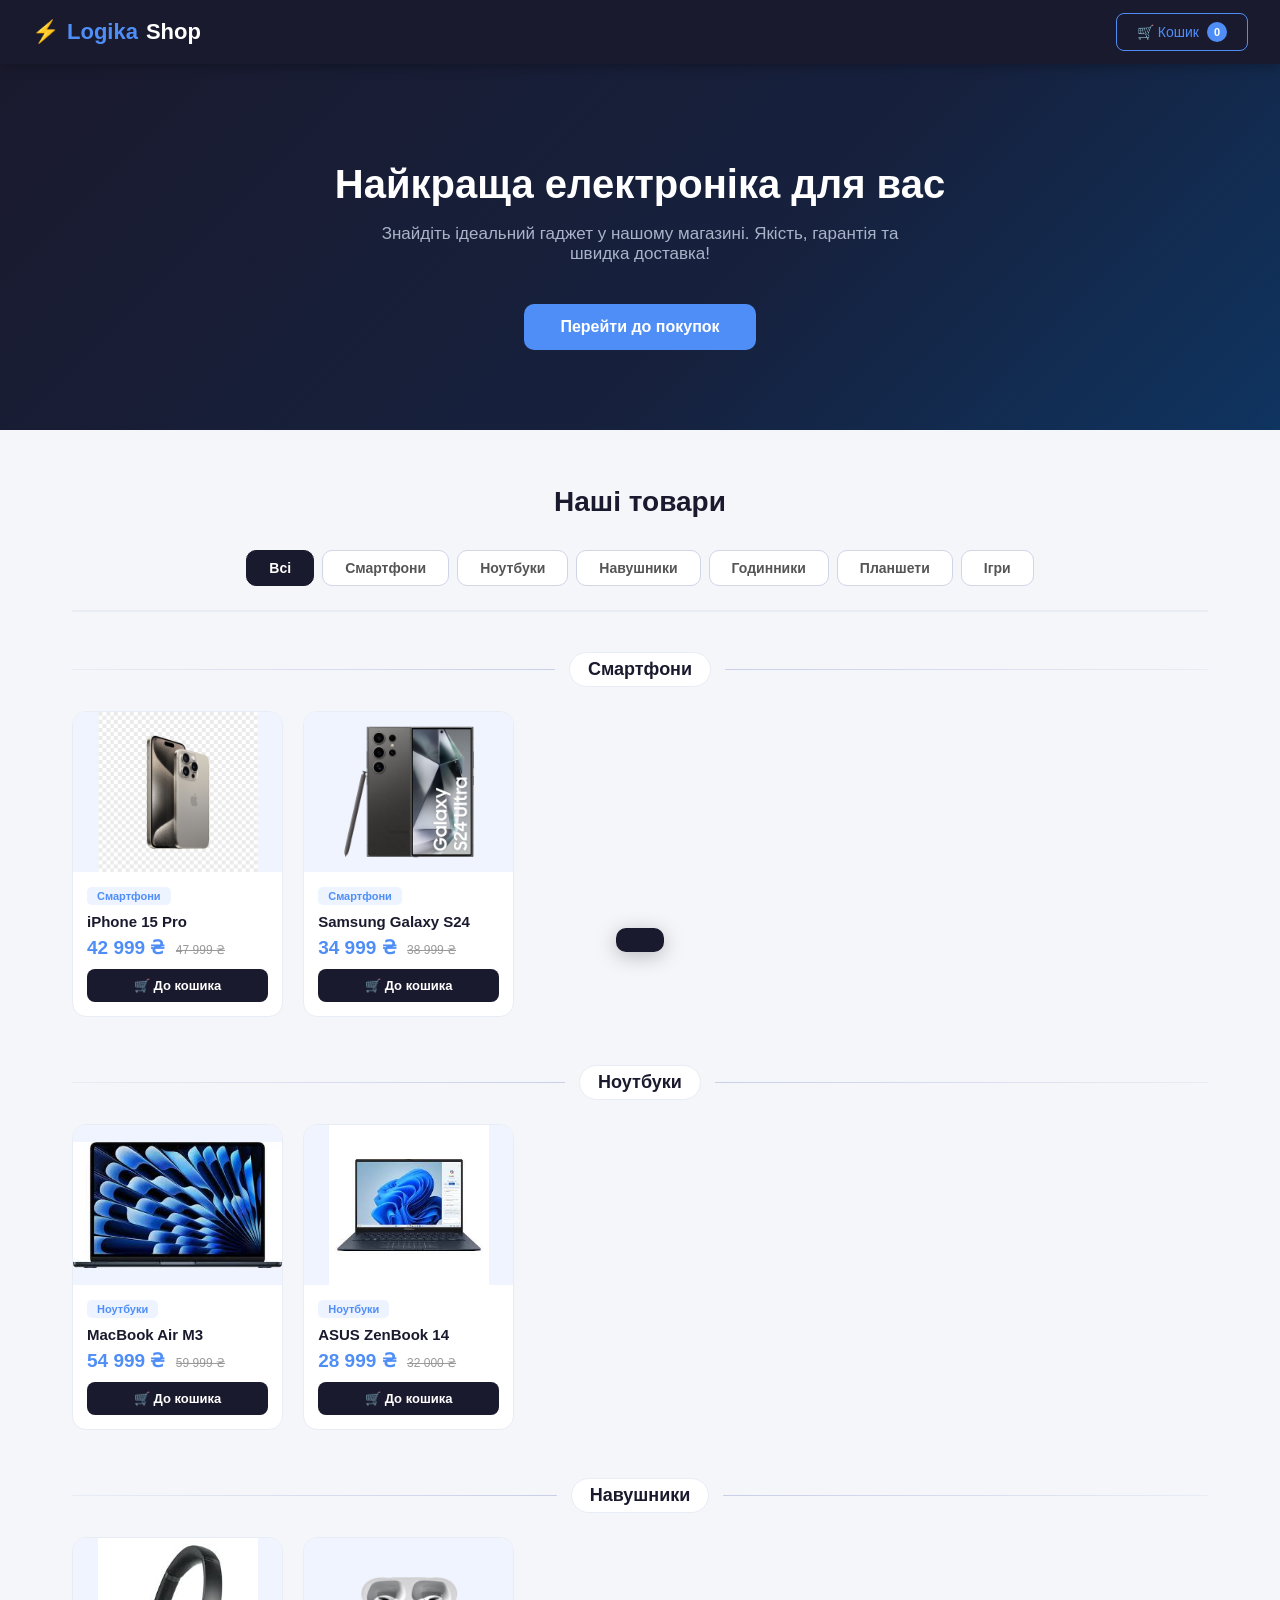
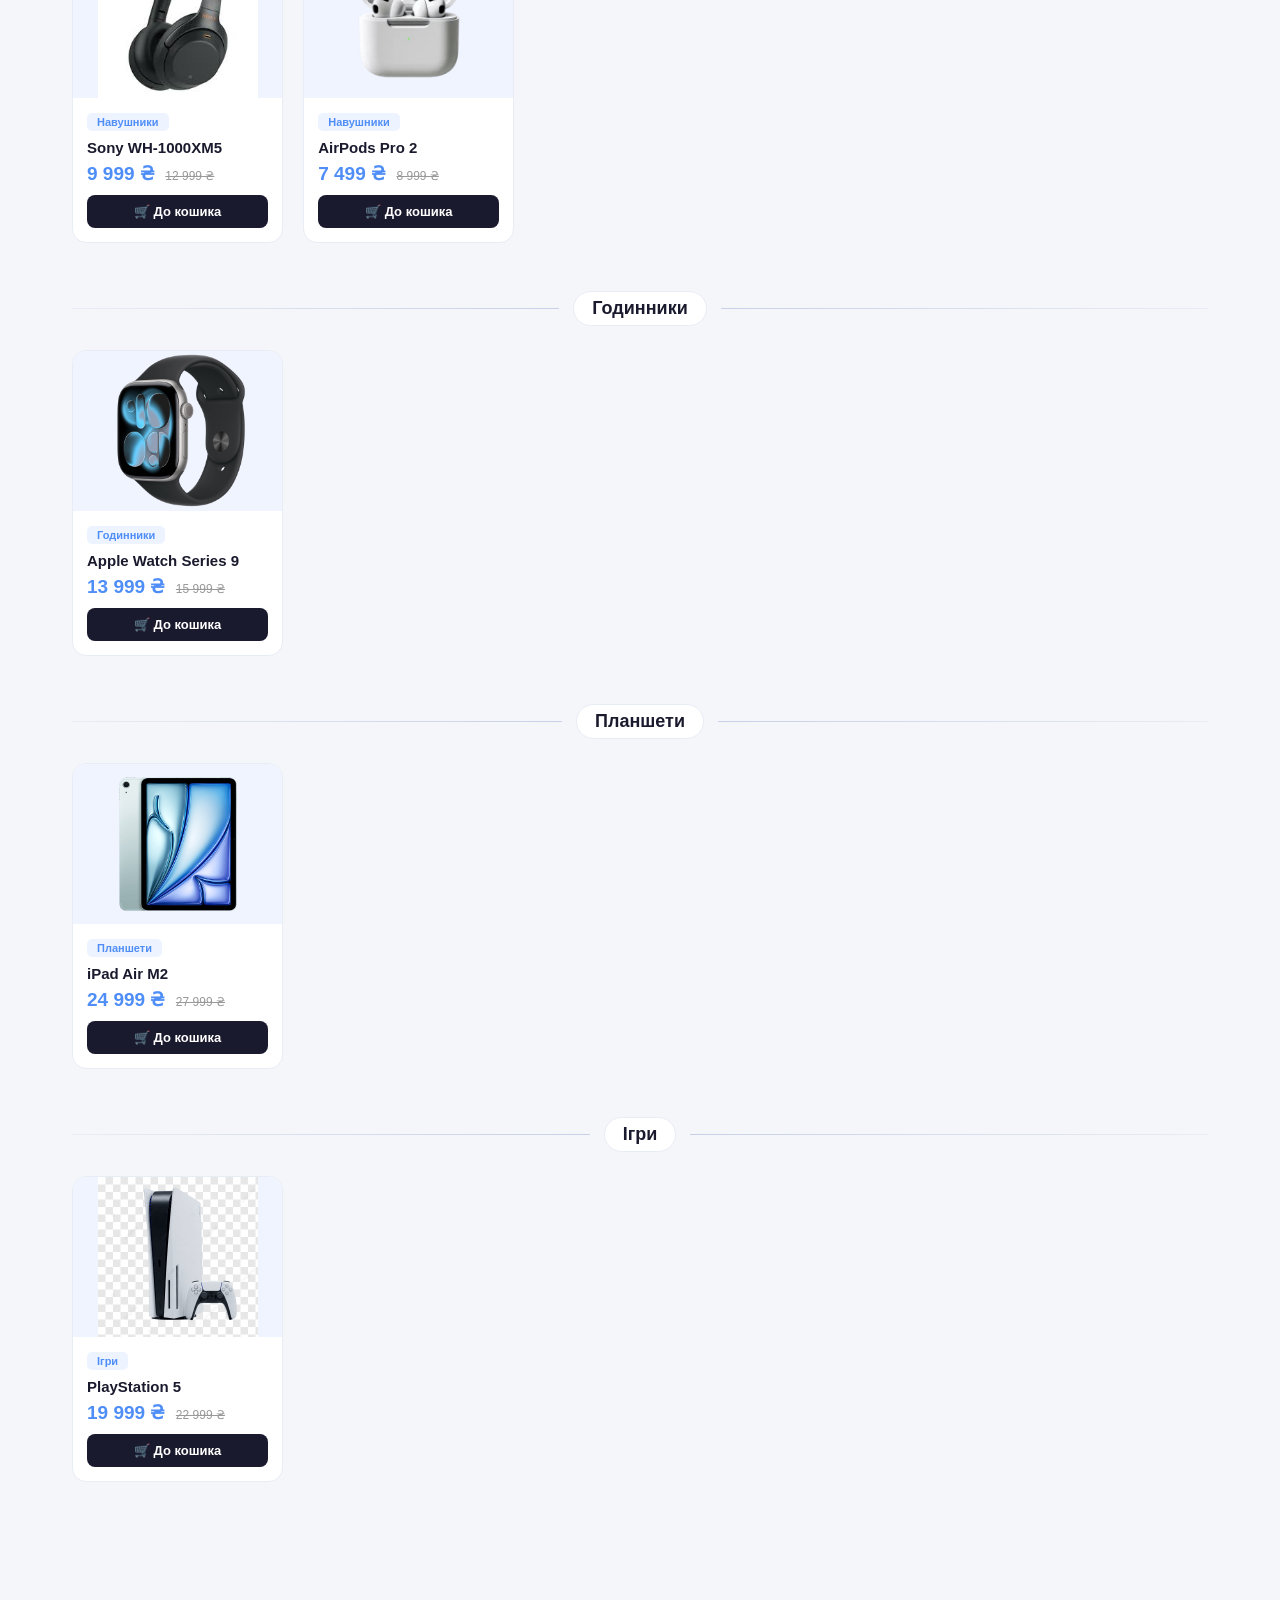
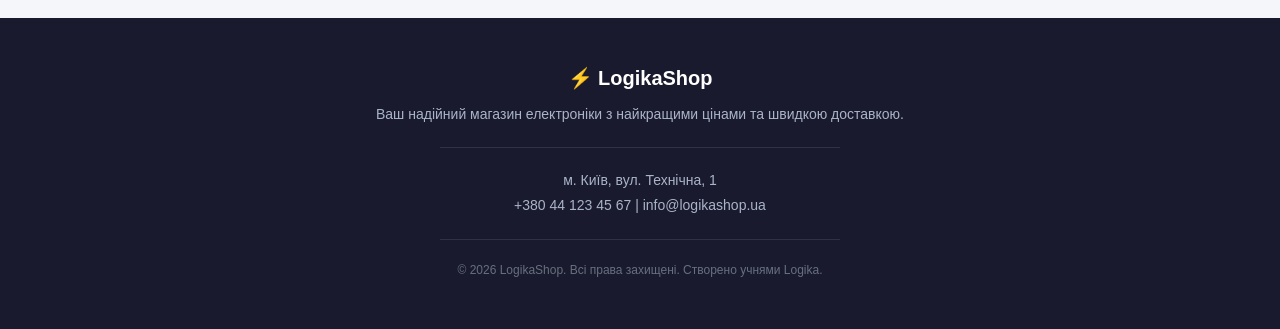
<file: index.html>
<!DOCTYPE html>
<html lang="uk">
<head>
  <meta charset="UTF-8">
  <meta name="viewport" content="width=device-width, initial-scale=1.0">
  <title>LogikaShop — Магазин електроніки</title>
  <link rel="stylesheet" href="style.css">
</head>
<body>

<nav>
  <a href="index.html" class="logo">⚡ <span>Logika</span>Shop</a>
  <a href="cart.html" class="cart-btn">
    🛒 Кошик <span class="cart-count" id="cartCount">0</span>
  </a>
</nav>

<div class="hero">
  <h1>Найкраща електроніка для вас</h1>
  <p>Знайдіть ідеальний гаджет у нашому магазині. Якість, гарантія та швидка доставка!</p>
  <button class="hero-btn" onclick="document.getElementById('products').scrollIntoView({behavior:'smooth'})">
    Перейти до покупок
  </button>
</div>

<div class="bg-gray">
  <div class="section" id="products">
    <h2 class="section-title">Наші товари</h2>

    <!-- КАТЕГОРІЇ-ТАБИ -->
    <div class="tabs" id="tabs"></div>

    <!-- СЕКЦІЇ ПО КАТЕГОРІЯХ -->
    <div id="categorySections"></div>
  </div>
</div>

<!-- MODAL -->
<div class="modal-overlay" id="modalOverlay" onclick="closeModalOutside(event)">
  <div class="modal">
    <button class="modal-close" onclick="closeModal()">✕</button>
    <div class="modal-emoji" id="mEmoji"></div>
    <div class="modal-cat" id="mCat"></div>
    <div class="modal-name" id="mName"></div>
    <div class="modal-desc" id="mDesc"></div>
    <div class="modal-price" id="mPrice"></div>
    <button class="modal-add" id="mAddBtn">🛒 Додати до кошика</button>
  </div>
</div>

<footer>
  <span class="logo">⚡ LogikaShop</span>
  <p>Ваш надійний магазин електроніки з найкращими цінами та швидкою доставкою.</p>
  <hr>
  <p>м. Київ, вул. Технічна, 1</p>
  <p>+380 44 123 45 67 | info@logikashop.ua</p>
  <hr>
  <p class="copy">© 2026 LogikaShop. Всі права захищені. Створено учнями Logika.</p>
</footer>

<div class="toast" id="toast"></div>

<script src="products.js"></script>
<script src="main.js"></script>
</body>
</html>
</file>
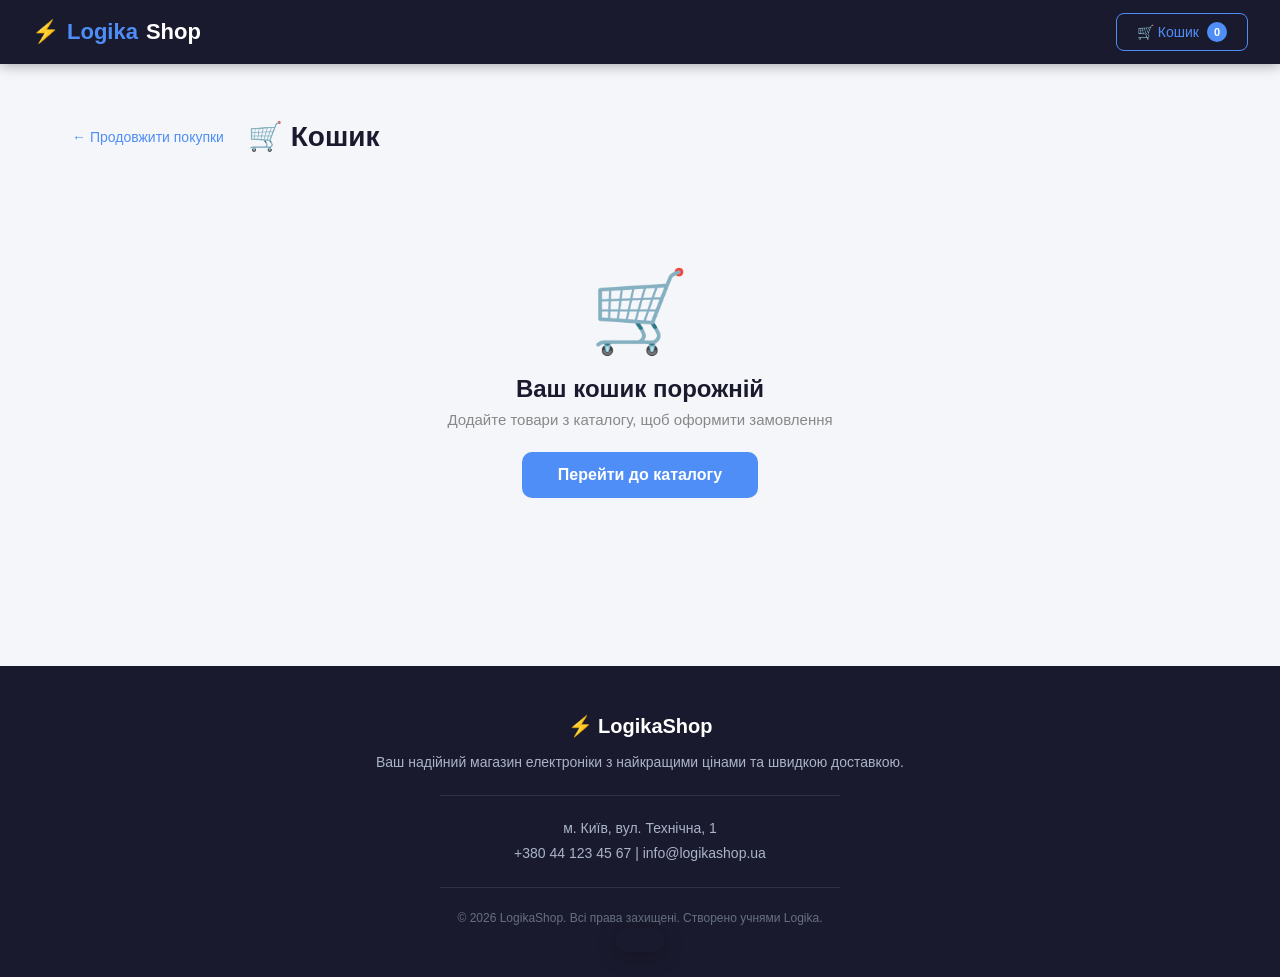
<file: cart.html>
<!DOCTYPE html>
<html lang="uk">
<head>
  <meta charset="UTF-8">
  <meta name="viewport" content="width=device-width, initial-scale=1.0">
  <title>LogikaShop — Кошик</title>
  <link rel="stylesheet" href="style.css">
</head>
<body>

<nav>
  <a href="index.html" class="logo">⚡ <span>Logika</span>Shop</a>
  <a href="cart.html" class="cart-btn">
    🛒 Кошик <span class="cart-count" id="cartCount">0</span>
  </a>
</nav>

<div class="bg-gray">
  <div class="section">

    <div class="cart-page-header">
      <a href="index.html" class="back-btn">← Продовжити покупки</a>
      <h1 class="section-title" style="margin-bottom: 0;">🛒 Кошик</h1>
    </div>

    
    <div class="cart-page-empty" id="cartEmpty">
      <div class="cart-empty-icon">🛒</div>
      <h2>Ваш кошик порожній</h2>
      <p>Додайте товари з каталогу, щоб оформити замовлення</p>
      <a href="index.html" class="hero-btn" style="display:inline-block; text-decoration:none; margin-top:1.5rem;">
        Перейти до каталогу
      </a>
    </div>

    
    <div class="cart-page-content" id="cartContent" style="display:none;">
      <div class="cart-page-layout">

        
        <div class="cart-page-items" id="cartPageItems"></div>

        
        <div class="cart-page-summary">
          <h3 class="summary-title">Підсумок замовлення</h3>

          <div class="summary-row">
            <span>Товари (<span id="summaryCount">0</span> шт.)</span>
            <span id="summarySubtotal">0 ₴</span>
          </div>
          <div class="summary-row">
            <span>Доставка</span>
            <span class="summary-free">Безкоштовно</span>
          </div>
          <div class="summary-divider"></div>
          <div class="summary-row summary-total">
            <span>Разом</span>
            <span id="summaryTotal">0 ₴</span>
          </div>

          <button class="checkout-btn" onclick="checkout()">✅ Оформити замовлення</button>
          <button class="clear-btn" onclick="clearCart()">🗑 Очистити кошик</button>
        </div>

      </div>
    </div>

  </div>
</div>

<footer>
  <span class="logo">⚡ LogikaShop</span>
  <p>Ваш надійний магазин електроніки з найкращими цінами та швидкою доставкою.</p>
  <hr>
  <p>м. Київ, вул. Технічна, 1</p>
  <p>+380 44 123 45 67 | info@logikashop.ua</p>
  <hr>
  <p class="copy">© 2026 LogikaShop. Всі права захищені. Створено учнями Logika.</p>
</footer>

<div class="toast" id="toast"></div>

<script src="products.js"></script>
<script src="cart.js"></script>

</body>
</html>
</file>
<file: style.css>
* {
  box-sizing: border-box;
  margin: 0;
  padding: 0;
}

body {
  font-family: -apple-system, BlinkMacSystemFont, 'Segoe UI', sans-serif;
  color: #1a1a2e;
  background: #f5f6fa;
}


nav {
  background: #1a1a2e;
  display: flex;
  align-items: center;
  justify-content: space-between;
  padding: 0 2rem;
  height: 64px;
  position: sticky;
  top: 0;
  z-index: 50;
  box-shadow: 0 2px 12px rgba(0, 0, 0, 0.3);
}

.logo {
  color: #fff;
  font-size: 22px;
  font-weight: 600;
  display: flex;
  align-items: center;
  gap: 8px;
  text-decoration: none;
}

.logo span {
  color: #4f8ef7;
}

.cart-btn {
  background: transparent;
  border: 1.5px solid #4f8ef7;
  color: #4f8ef7;
  padding: 8px 20px;
  border-radius: 8px;
  font-size: 14px;
  cursor: pointer;
  display: flex;
  align-items: center;
  gap: 8px;
  transition: background 0.2s;
  font-family: inherit;
}

.cart-btn:hover {
  background: rgba(85, 79, 247, 0.12);
}

.cart-count {
  background: #4f8ef7;
  color: #fff;
  border-radius: 50%;
  width: 20px;
  height: 20px;
  font-size: 11px;
  display: flex;
  align-items: center;
  justify-content: center;
  font-weight: 600;
}


.hero {
  background: linear-gradient(135deg, #1a1a2e 0%, #16213e 60%, #0f3460 100%);
  color: #fff;
  text-align: center;
  padding: 6rem 2rem 5rem;
}

.hero h1 {
  font-size: 40px;
  font-weight: 700;
  margin-bottom: 1rem;
  line-height: 1.2;
}

.hero p {
  font-size: 17px;
  color: #aab4c8;
  margin-bottom: 2.5rem;
  max-width: 520px;
  margin-left: auto;
  margin-right: auto;
}

.hero-btn {
  background: #4f8ef7;
  color: #fff;
  border: none;
  padding: 14px 36px;
  border-radius: 10px;
  font-size: 16px;
  font-weight: 600;
  cursor: pointer;
  transition: background 0.2s, transform 0.1s;
  font-family: inherit;
}

.hero-btn:hover {
  background: #3a7be0;
  transform: translateY(-1px);
}

/* ===== PRODUCTS SECTION ===== */
.bg-gray {
  background: #f5f6fa;
  padding: 0.5rem 0;
}

.section {
  padding: 3rem 2rem;
  max-width: 1200px;
  margin: 0 auto;
}

.section-title {
  font-size: 28px;
  font-weight: 700;
  text-align: center;
  margin-bottom: 2rem;
  color: #1a1a2e;
}

/* ===== FILTERS ===== */
.filters {
  display: flex;
  flex-wrap: wrap;
  gap: 8px;
  justify-content: center;
  margin-bottom: 1.5rem;
}

.filter-btn {
  padding: 7px 20px;
  border-radius: 20px;
  border: 1.5px solid #d0d5e8;
  background: #fff;
  font-size: 13px;
  cursor: pointer;
  font-family: inherit;
  color: #1a1a2e;
  transition: all 0.2s;
  font-weight: 500;
}

.filter-btn.active {
  background: #1a1a2e;
  color: #fff;
  border-color: #1a1a2e;
}

.filter-btn:hover:not(.active) {
  border-color: #4f8ef7;
  color: #4f8ef7;
}

/* ===== SEARCH ===== */
.search-wrap {
  display: flex;
  justify-content: center;
  margin-bottom: 2rem;
}

.search-wrap input {
  width: 100%;
  max-width: 420px;
  padding: 10px 16px;
  border: 1.5px solid #d0d5e8;
  border-radius: 10px;
  font-size: 14px;
  font-family: inherit;
  outline: none;
  transition: border 0.2s;
}

.search-wrap input:focus {
  border-color: #4f8ef7;
}

/* ===== PRODUCT GRID ===== */
.grid {
  display: grid;
  grid-template-columns: repeat(auto-fill, minmax(210px, 1fr));
  gap: 20px;
}

.card {
  background: #fff;
  border: 1px solid #e8ecf4;
  border-radius: 14px;
  overflow: hidden;
  cursor: pointer;
  transition: transform 0.2s, box-shadow 0.2s;
}

.card:hover {
  transform: translateY(-4px);
  box-shadow: 0 12px 32px rgba(0, 0, 0, 0.12);
}

.card-img {
  width: 100%;
  height: 160px;
  display: flex;
  align-items: center;
  justify-content: center;
  background: #f0f4ff;
}

.card-img img {
  max-width: 100%;
  max-height: 100%;
  object-fit: contain;
}

.card-body {
  padding: 14px;
}

.card-cat {
  font-size: 11px;
  color: #4f8ef7;
  background: rgba(79, 142, 247, 0.1);
  padding: 3px 10px;
  border-radius: 5px;
  display: inline-block;
  margin-bottom: 8px;
  font-weight: 600;
}

.card-name {
  font-size: 15px;
  font-weight: 600;
  margin-bottom: 6px;
  color: #1a1a2e;
}

.card-prices {
  margin-bottom: 10px;
}

.card-price {
  font-size: 19px;
  font-weight: 700;
  color: #4f8ef7;
}

.card-old {
  font-size: 12px;
  color: #999;
  text-decoration: line-through;
  margin-left: 6px;
}

.add-btn {
  width: 100%;
  padding: 9px;
  background: #1a1a2e;
  color: #fff;
  border: none;
  border-radius: 8px;
  font-size: 13px;
  font-weight: 600;
  cursor: pointer;
  transition: background 0.2s;
  font-family: inherit;
}

.add-btn:hover {
  background: #4f8ef7;
}

.no-results {
  grid-column: 1 / -1;
  text-align: center;
  color: #999;
  padding: 3rem;
  font-size: 15px;
  line-height: 2;
}

/* ===== MODAL ===== */
.modal-overlay {
  display: none;
  position: fixed;
  inset: 0;
  background: rgba(0, 0, 0, 0.55);
  align-items: center;
  justify-content: center;
  z-index: 100;
  padding: 1rem;
}

.modal-overlay.open {
  display: flex;
}

.modal {
  background: #fff;
  border-radius: 16px;
  max-width: 460px;
  width: 100%;
  padding: 2rem;
  position: relative;
  animation: fadeIn 0.2s ease;
}

@keyframes fadeIn {
  from { opacity: 0; transform: scale(0.95); }
  to   { opacity: 1; transform: scale(1); }
}

.modal-close {
  position: absolute;
  top: 14px;
  right: 16px;
  background: #f0f4ff;
  border: none;
  width: 32px;
  height: 32px;
  border-radius: 50%;
  font-size: 16px;
  cursor: pointer;
  color: #666;
  display: flex;
  align-items: center;
  justify-content: center;
}

.modal-emoji {
  font-size: 72px;
  text-align: center;
  margin-bottom: 1rem;
  display: flex;
  justify-content: center;
}

.modal-emoji img {
  max-width: 100%;
  max-height: 100px;
  object-fit: contain;
}

.modal-cat {
  font-size: 12px;
  color: #4f8ef7;
  font-weight: 600;
  margin-bottom: 6px;
}

.modal-name {
  font-size: 22px;
  font-weight: 700;
  margin-bottom: 8px;
  color: #1a1a2e;
}

.modal-desc {
  font-size: 14px;
  color: #666;
  margin-bottom: 1.5rem;
  line-height: 1.65;
}

.modal-price {
  font-size: 28px;
  font-weight: 700;
  color: #4f8ef7;
  margin-bottom: 1.5rem;
}

.modal-add {
  width: 100%;
  padding: 13px;
  background: #1a1a2e;
  color: #fff;
  border: none;
  border-radius: 10px;
  font-size: 15px;
  font-weight: 600;
  cursor: pointer;
  transition: background 0.2s;
  font-family: inherit;
}

.modal-add:hover {
  background: #4f8ef7;
}

/* ===== CART ===== */
.cart-overlay {
  display: none;
  position: fixed;
  inset: 0;
  background: rgba(0, 0, 0, 0.45);
  z-index: 200;
}

.cart-overlay.open {
  display: block;
}

.cart-panel {
  position: fixed;
  top: 0;
  right: 0;
  width: 340px;
  max-width: 95vw;
  height: 100%;
  background: #fff;
  display: flex;
  flex-direction: column;
  border-left: 1px solid #e8ecf4;
  padding: 1.5rem;
  animation: slideIn 0.25s ease;
}

@keyframes slideIn {
  from { transform: translateX(100%); }
  to   { transform: translateX(0); }
}

.cart-header {
  display: flex;
  justify-content: space-between;
  align-items: center;
  margin-bottom: 1.5rem;
}

.cart-header h2 {
  font-size: 20px;
  font-weight: 700;
  color: #1a1a2e;
}

.cart-close {
  background: #f0f4ff;
  border: none;
  width: 34px;
  height: 34px;
  border-radius: 50%;
  font-size: 18px;
  cursor: pointer;
  color: #666;
}

.cart-items {
  flex: 1;
  overflow-y: auto;
}

.cart-item {
  display: flex;
  gap: 12px;
  padding: 12px 0;
  border-bottom: 1px solid #f0f4ff;
  align-items: center;
}

.cart-item-emoji {
  font-size: 30px;
  width: 44px;
  text-align: center;
}

.cart-item-info {
  flex: 1;
}

.cart-item-name {
  font-size: 13px;
  font-weight: 600;
  color: #1a1a2e;
  margin-bottom: 3px;
}

.cart-item-price {
  font-size: 13px;
  color: #4f8ef7;
  font-weight: 600;
}

.cart-item-qty {
  display: flex;
  align-items: center;
  gap: 8px;
}

.qty-btn {
  background: #f0f4ff;
  border: none;
  width: 26px;
  height: 26px;
  border-radius: 6px;
  cursor: pointer;
  font-size: 16px;
  color: #1a1a2e;
  display: flex;
  align-items: center;
  justify-content: center;
  font-family: inherit;
}

.qty-btn:hover {
  background: #d0d9f7;
}

.qty-num {
  font-size: 14px;
  font-weight: 600;
  min-width: 16px;
  text-align: center;
}

.cart-empty {
  text-align: center;
  color: #aaa;
  margin-top: 4rem;
  font-size: 15px;
  line-height: 2;
}

.cart-total {
  border-top: 1px solid #e8ecf4;
  padding-top: 1rem;
  margin-top: 1rem;
}

.cart-total-row {
  display: flex;
  justify-content: space-between;
  font-size: 17px;
  font-weight: 700;
  margin-bottom: 1rem;
  color: #1a1a2e;
}

.checkout-btn {
  width: 100%;
  padding: 13px;
  background: #4f8ef7;
  color: #fff;
  border: none;
  border-radius: 10px;
  font-size: 15px;
  font-weight: 600;
  cursor: pointer;
  font-family: inherit;
  transition: background 0.2s;
}

.checkout-btn:hover {
  background: #3a7be0;
}

/* ===== FOOTER ===== */
footer {
  background: #1a1a2e;
  color: #aab4c8;
  padding: 3rem 2rem;
  text-align: center;
  margin-top: 2rem;
}

footer .logo {
  color: #fff;
  font-size: 20px;
  font-weight: 700;
  margin-bottom: 0.75rem;
  display: block;
}

footer p {
  font-size: 14px;
  line-height: 1.8;
}

footer hr {
  border: none;
  border-top: 1px solid rgba(255, 255, 255, 0.1);
  margin: 1.25rem auto;
  max-width: 400px;
}

footer .copy {
  font-size: 12px;
  color: #66707e;
}

/* ===== TOAST ===== */
.toast {
  position: fixed;
  bottom: 28px;
  left: 50%;
  transform: translateX(-50%) translateY(80px);
  background: #1a1a2e;
  color: #fff;
  padding: 12px 24px;
  border-radius: 10px;
  font-size: 14px;
  font-weight: 500;
  transition: transform 0.3s ease;
  z-index: 500;
  white-space: nowrap;
  box-shadow: 0 4px 20px rgba(0, 0, 0, 0.25);
}

.toast.show {
  transform: translateX(-50%) translateY(0);
}

/* ===== RESPONSIVE ===== */
@media (max-width: 600px) {
  .hero h1 { font-size: 28px; }
  nav { padding: 0 1rem; }
  .section { padding: 2rem 1rem; }
}

/* ===== CART PAGE ===== */
.cart-page-header {
  display: flex;
  align-items: center;
  gap: 1.5rem;
  margin-bottom: 2rem;
}

.back-btn {
  color: #4f8ef7;
  text-decoration: none;
  font-size: 14px;
  font-weight: 500;
  white-space: nowrap;
  transition: opacity 0.2s;
}

.back-btn:hover {
  opacity: 0.75;
}

.cart-page-empty {
  text-align: center;
  padding: 5rem 2rem;
}

.cart-empty-icon {
  font-size: 80px;
  margin-bottom: 1rem;
}

.cart-page-empty h2 {
  font-size: 24px;
  font-weight: 700;
  color: #1a1a2e;
  margin-bottom: 0.5rem;
}

.cart-page-empty p {
  font-size: 15px;
  color: #888;
}

/* Layout: items + summary */
.cart-page-layout {
  display: grid;
  grid-template-columns: 1fr 320px;
  gap: 2rem;
  align-items: start;
}

/* Cart items list */
.cart-page-items {
  display: flex;
  flex-direction: column;
  gap: 12px;
}

.cart-page-item {
  background: #fff;
  border: 1px solid #e8ecf4;
  border-radius: 14px;
  padding: 16px;
  display: flex;
  align-items: center;
  gap: 16px;
  transition: box-shadow 0.2s;
}

.cart-page-item:hover {
  box-shadow: 0 4px 16px rgba(26, 26, 46, 0.08);
}

.cart-page-item-emoji {
  font-size: 48px;
  width: 64px;
  text-align: center;
  flex-shrink: 0;
  display: flex;
  align-items: center;
  justify-content: center;
}

.cart-page-item-emoji img {
  max-width: 100%;
  max-height: 64px;
  object-fit: contain;
}

.cart-page-item-info {
  flex: 1;
}

.cart-page-item-name {
  font-size: 16px;
  font-weight: 600;
  color: #1a1a2e;
  margin-bottom: 4px;
}

.cart-page-item-unit {
  font-size: 13px;
  color: #999;
}

.cart-page-item-controls {
  display: flex;
  align-items: center;
  gap: 16px;
  flex-shrink: 0;
}

.cart-page-item-price {
  font-size: 18px;
  font-weight: 700;
  color: #4f8ef7;
  min-width: 100px;
  text-align: right;
}

.remove-btn {
  background: #fff0f0;
  border: none;
  width: 34px;
  height: 34px;
  border-radius: 8px;
  cursor: pointer;
  font-size: 16px;
  transition: background 0.2s;
}

.remove-btn:hover {
  background: #ffd5d5;
}

/* Summary box */
.cart-page-summary {
  background: #fff;
  border: 1px solid #e8ecf4;
  border-radius: 14px;
  padding: 1.5rem;
  position: sticky;
  top: 80px;
}

.summary-title {
  font-size: 18px;
  font-weight: 700;
  color: #1a1a2e;
  margin-bottom: 1.25rem;
}

.summary-row {
  display: flex;
  justify-content: space-between;
  font-size: 14px;
  color: #555;
  margin-bottom: 10px;
}

.summary-free {
  color: #27ae60;
  font-weight: 600;
}

.summary-divider {
  border-top: 1px solid #e8ecf4;
  margin: 12px 0;
}

.summary-total {
  font-size: 17px;
  font-weight: 700;
  color: #1a1a2e;
  margin-bottom: 1.25rem;
}

.clear-btn {
  width: 100%;
  padding: 10px;
  background: transparent;
  color: #e74c3c;
  border: 1.5px solid #e74c3c;
  border-radius: 10px;
  font-size: 14px;
  font-weight: 600;
  cursor: pointer;
  font-family: inherit;
  margin-top: 10px;
  transition: background 0.2s, color 0.2s;
}

.clear-btn:hover {
  background: #e74c3c;
  color: #fff;
}

/* nav cart-btn as link */
nav .cart-btn {
  text-decoration: none;
}

@media (max-width: 768px) {
  .cart-page-layout {
    grid-template-columns: 1fr;
  }

  .cart-page-item {
    flex-wrap: wrap;
  }

  .cart-page-item-controls {
    width: 100%;
    justify-content: space-between;
  }

  .cart-page-item-price {
    min-width: auto;
  }
}

/* ===== TABS ===== */
.tabs {
  display: flex;
  flex-wrap: wrap;
  gap: 8px;
  justify-content: center;
  margin-bottom: 2.5rem;
  padding-bottom: 1.5rem;
  border-bottom: 2px solid #e8ecf4;
}

.tab-btn {
  padding: 9px 22px;
  border-radius: 10px;
  border: 1.5px solid #d0d5e8;
  background: #fff;
  font-size: 14px;
  font-weight: 600;
  cursor: pointer;
  font-family: inherit;
  color: #555;
  transition: all 0.2s;
}

.tab-btn:hover:not(.active) {
  border-color: #4f8ef7;
  color: #4f8ef7;
  background: #f0f5ff;
}

.tab-btn.active {
  background: #1a1a2e;
  color: #fff;
  border-color: #1a1a2e;
}

/* ===== CATEGORY SECTION ===== */
.cat-section {
  margin-bottom: 3rem;
}

.cat-heading {
  display: flex;
  align-items: center;
  gap: 14px;
  margin-bottom: 1.5rem;
}

.cat-heading-line {
  flex: 1;
  height: 1.5px;
  background: linear-gradient(to right, #e8ecf4, #c8d0e8);
  border-radius: 2px;
}

.cat-heading-line:last-child {
  background: linear-gradient(to left, #e8ecf4, #c8d0e8);
}

.cat-heading-text {
  font-size: 18px;
  font-weight: 700;
  color: #1a1a2e;
  white-space: nowrap;
  padding: 6px 18px;
  background: #fff;
  border: 1.5px solid #e8ecf4;
  border-radius: 20px;
}
</file>
